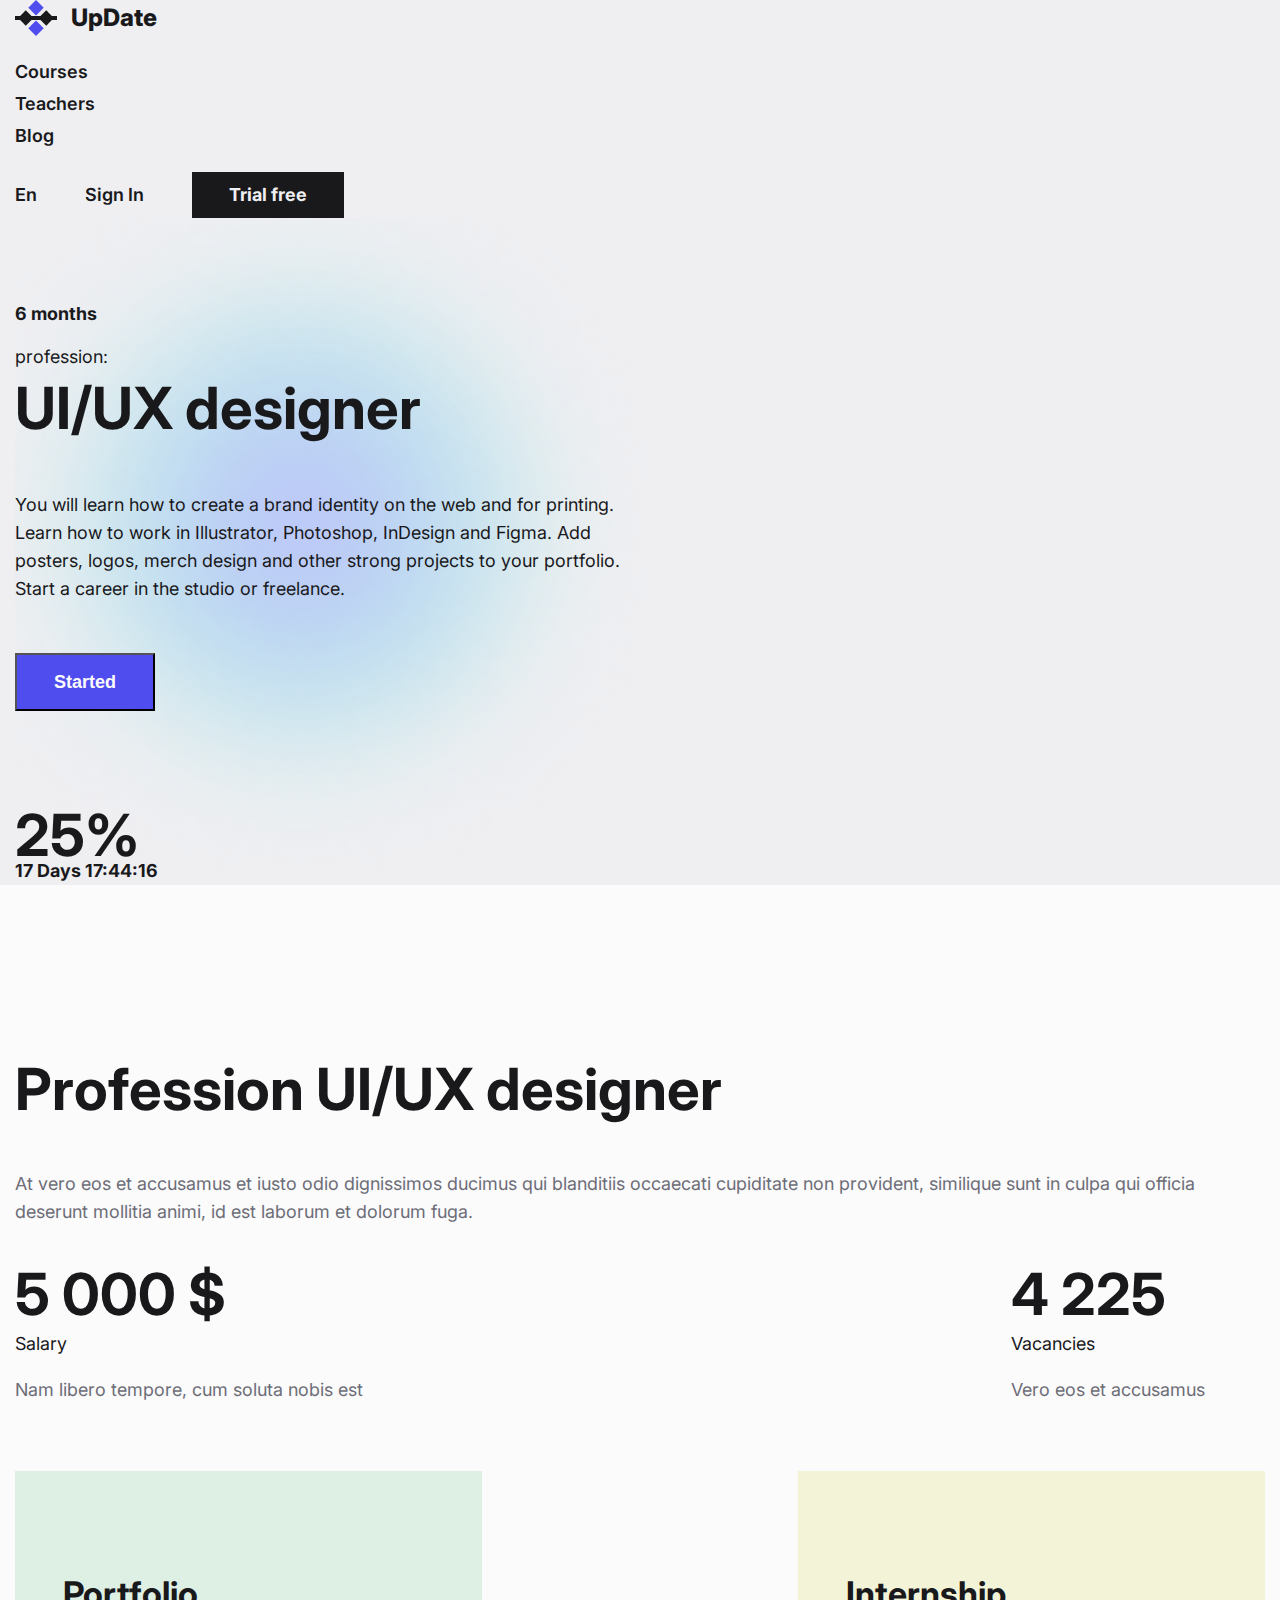
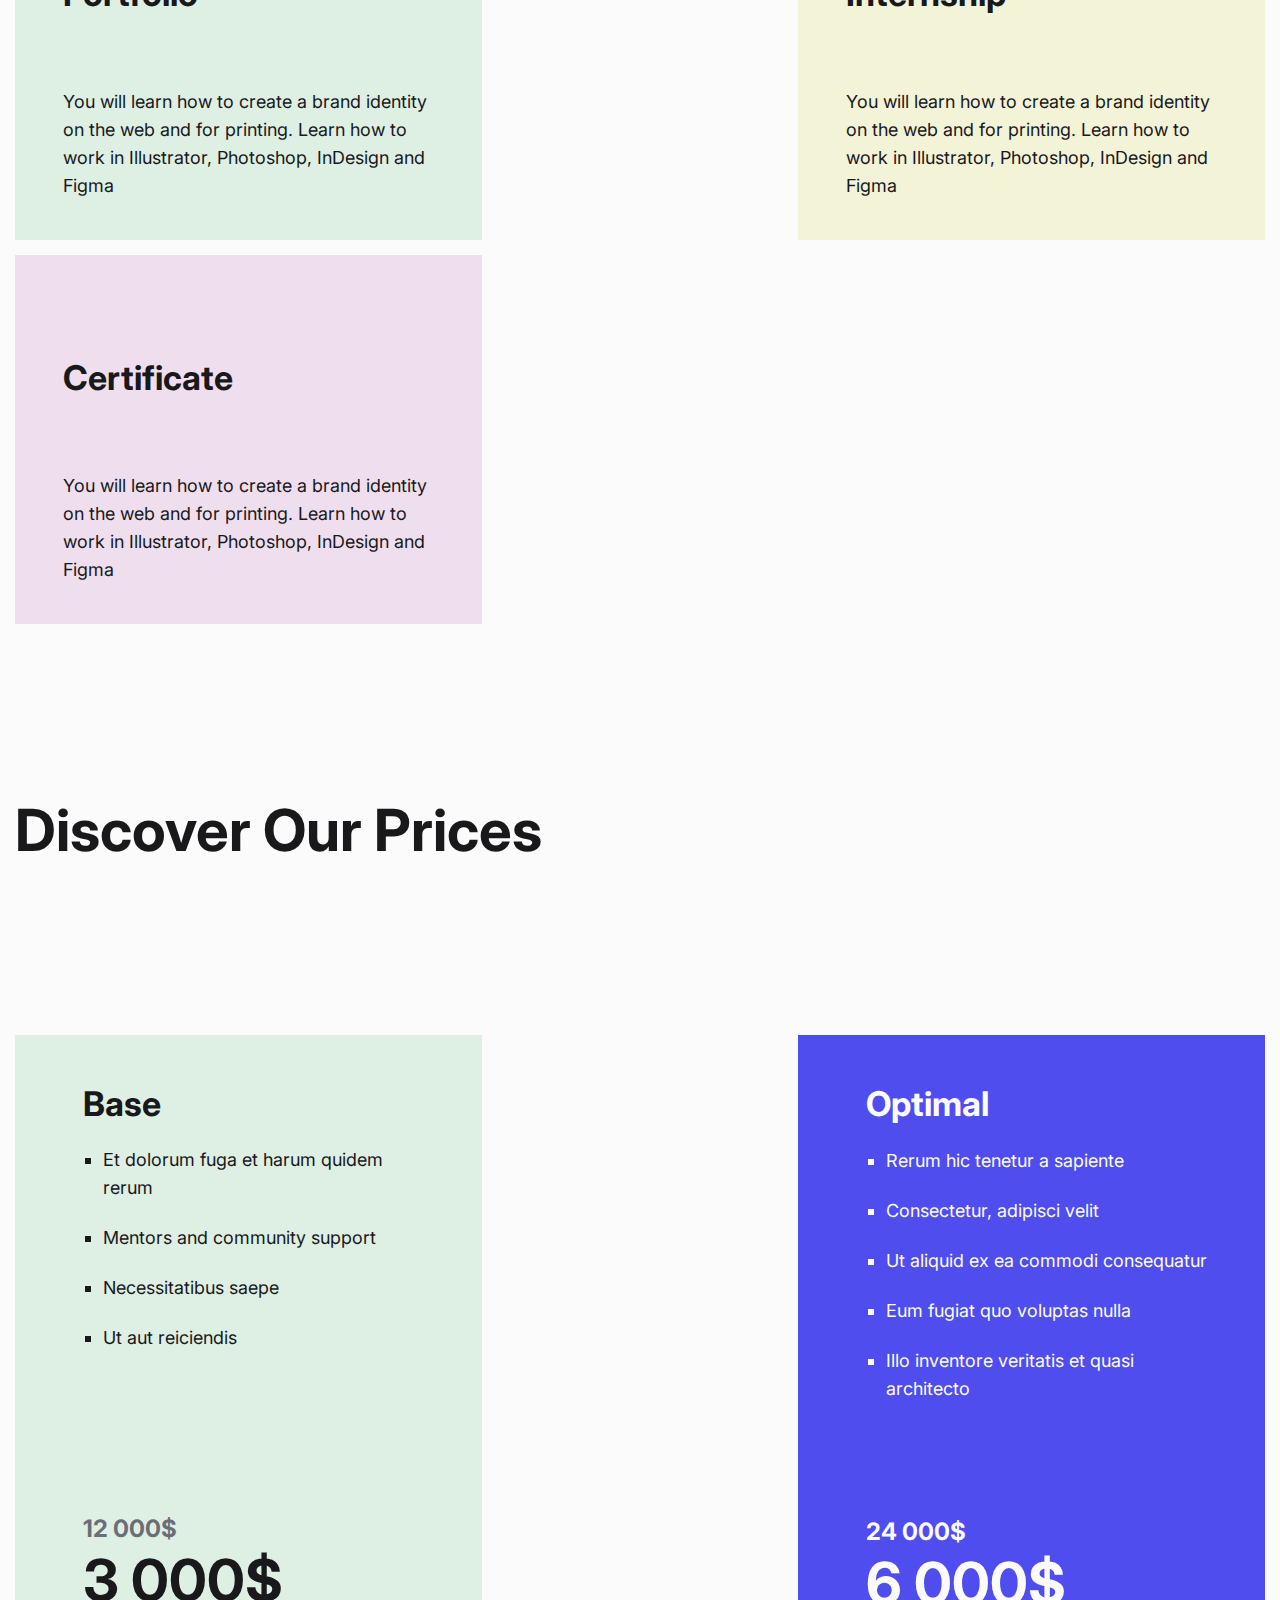
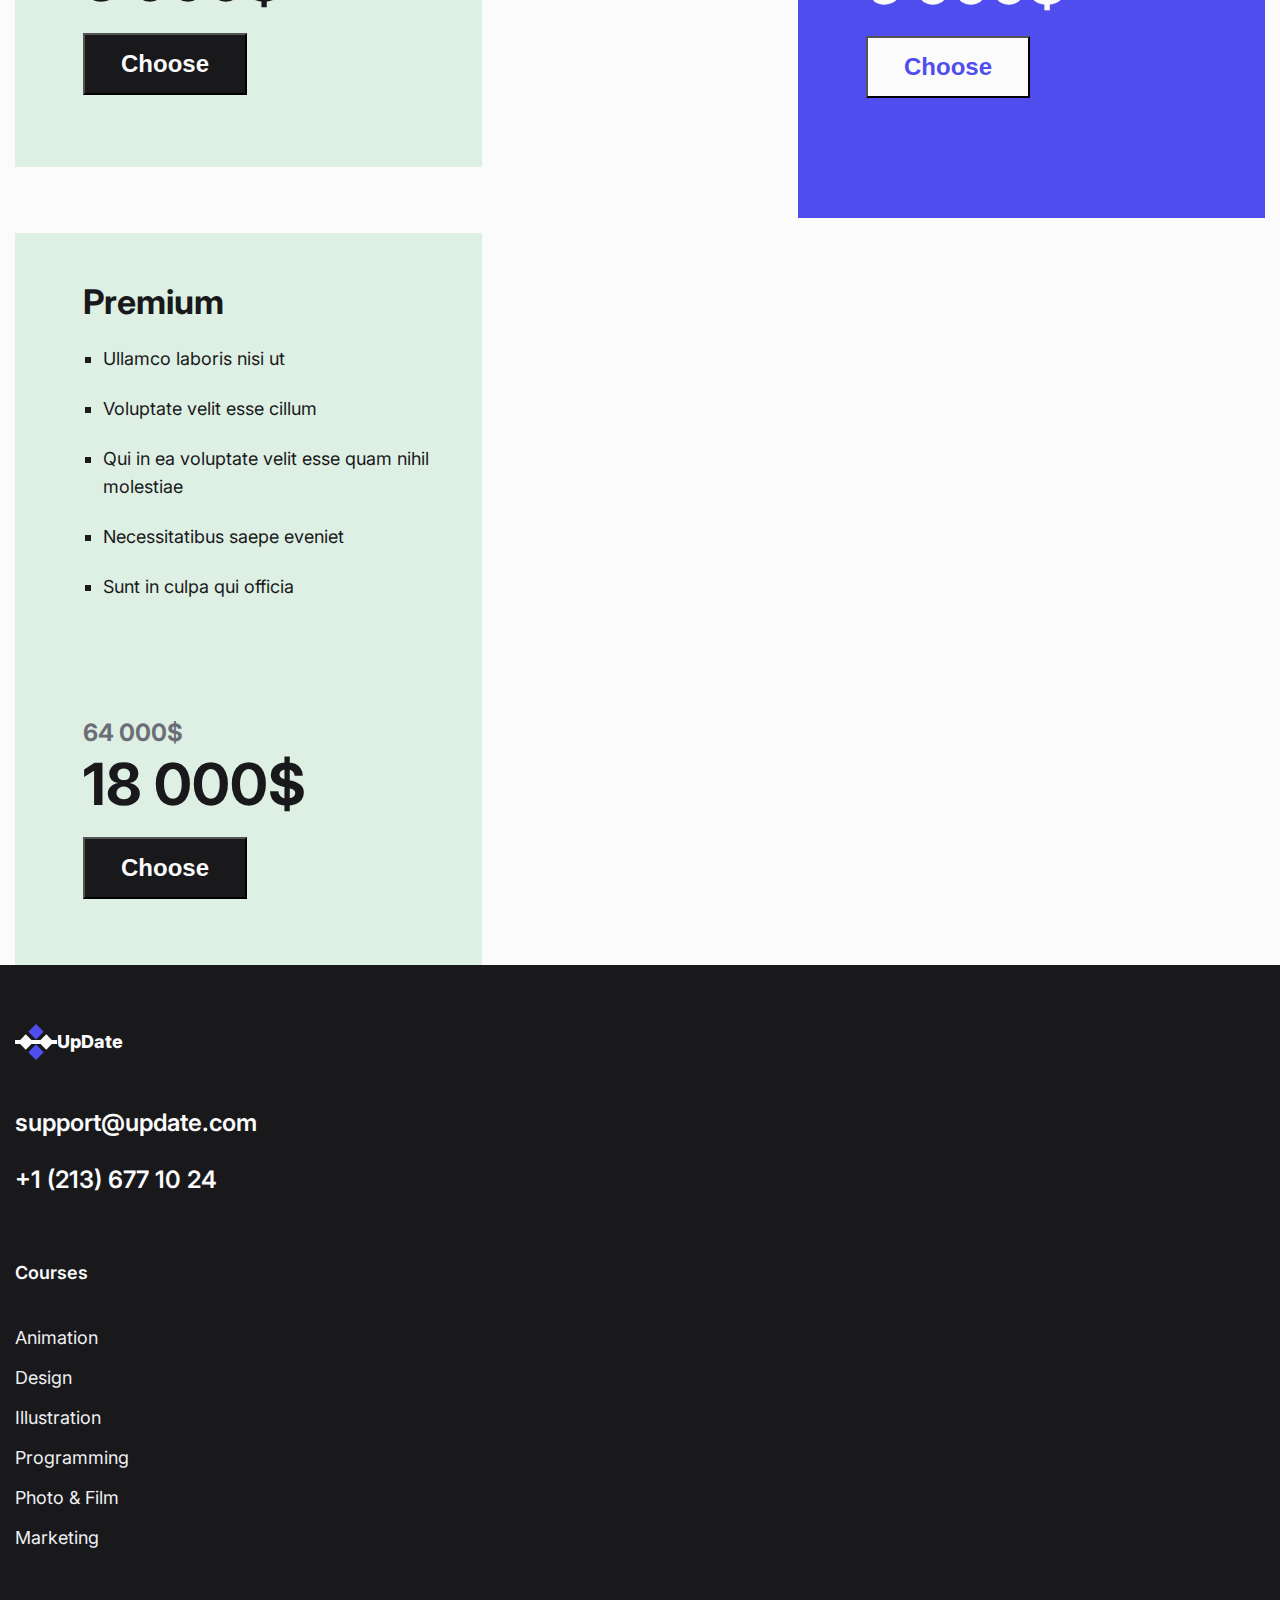
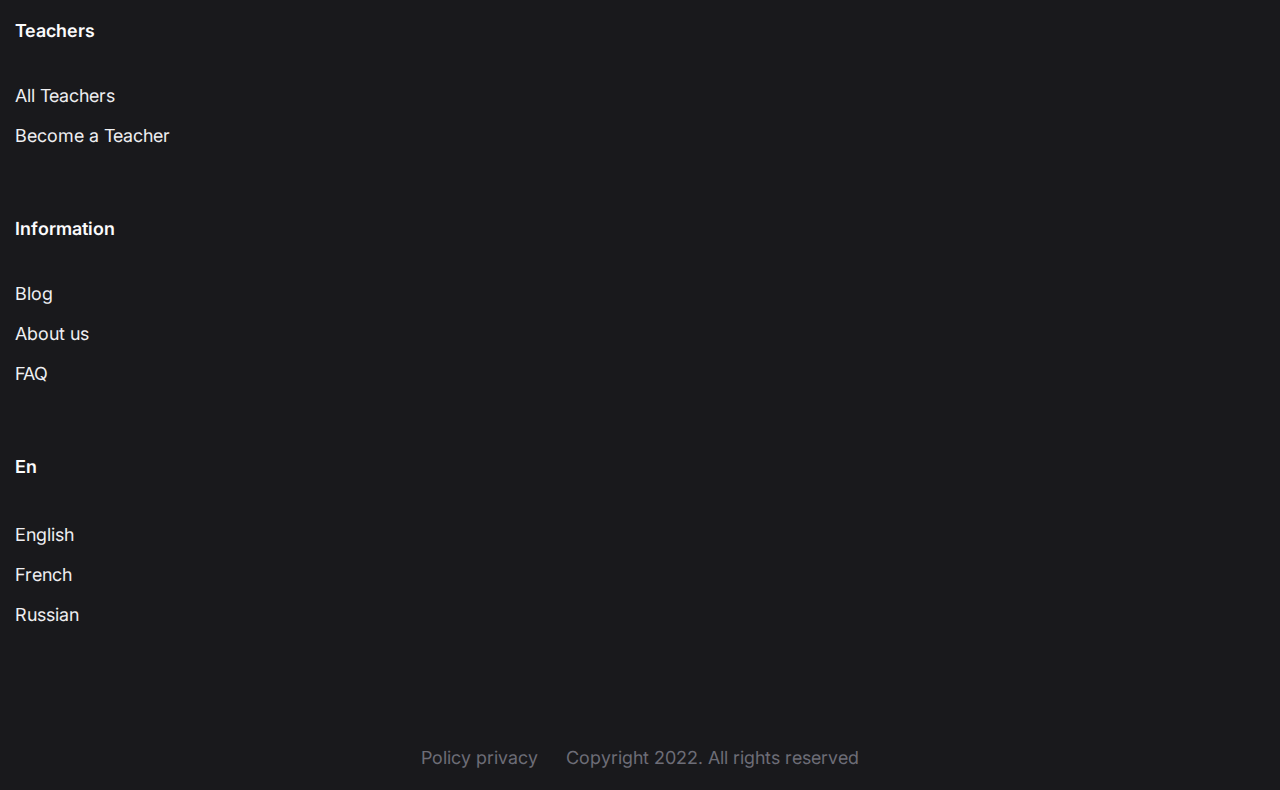
<file: index.html>
<!DOCTYPE html>
<html lang="en">
<head>
  <meta charset="UTF-8">
  <meta name="viewport" content="width=device-width, initial-scale=1.0">
  <link rel="preconnect" href="https://fonts.googleapis.com">
  <link rel="preconnect" href="https://fonts.gstatic.com" crossorigin>
  <link href="https://fonts.googleapis.com/css2?family=Inter:wght@400;600;700;800&display=swap" rel="stylesheet">
  <link rel="stylesheet" href="style/all.css">
  <title>
    Document
  </title>
</head>
<body>
    <header class="conteiner header">
      <div class="header__box">
        <a class="logo" href="index.html">
        <img src="img/logo.png" alt="logo of the company">
        UpDate
        </a>
        <nav class="nav">
          <ul class="nav__list">
            <li class="nav_link">
              <a class="link" href="#">Courses</a>
            </li>
            <li class="nav_link">
              <a class="link" href="#">Teachers</a>
            </li>
            <li class="nav_link">
              <a class="link" href="#">Blog</a>
            </li>
          </ul>
        </nav>
      </div>
      <div class="btn-box">
        <a class="header__link" href="#">
          En
        </a>
        <a class="header__link" href="#">
          Sign In
        </a>
        <a class="header__btn" href="#">
          Trial free
        </a>
      </div>
  </header>
  <main>
    <section class="offer conteiner">
      <div class="offer_holder">
        <p class="offer_duration">
          6 months
        </p>
        <div class="offer-name">
          <p class="offer_name" tabindex="0">
            profession:
          </p>
          <h1 class="offer__title" id="heading" tabindex="0">
            UI/UX designer
          </h1>
        </div>
        <p class="offer__description" tabindex="0">
          You will learn how to create a brand identity on the web and for printing. Learn how to work in Illustrator, Photoshop, InDesign and Figma. Add posters, logos, merch design and other strong projects to your portfolio. Start a career in the studio or freelance.
        </p>
        <button class="button">
          Started
        </button>
        <p class="offer__sale">
          25%
        </p>
        <p class="offer__time">
          <time>
            17 Days 17:44:16
          </time>
        </p>
      </div>
      <div class="offer-list">
        <ul class="offer__list">
          <li class="offer_invision offer__item">
            InVision
          </li>
          <li class="offer_protopie offer__item">
            ProtoPie
          </li>
          <li class="offer_miro offer__item">
            Miro
          </li>
          <li class="offer_photoshop offer__item">
            Photoshop
          </li>
          <li class="offer_figma offer__item">
            Figma
          </li>
          <li class="offer_illustrator offer__item">
            Illustrator
          </li>
        </ul>
      </div>
    </section>
    <section class="Profession conteiner">
      <div class="Profession-1">
        <div class="Profession__text">
          <h2 class="Profession__title" tabindex="0">
            Profession
            UI/UX designer
          </h2>
          <p class="Profession_description" tabindex="0">
            At vero eos et accusamus et iusto odio dignissimos ducimus qui blanditiis  occaecati cupiditate non provident, similique sunt in culpa qui officia deserunt mollitia animi, id est laborum et dolorum fuga.
          </p>
        </div>
        <div class="Profession__counters">
          <div class="Profession__counters-salary">
            <p class="Profession__counters-price">
              5 000 $
            </p>
            <p class="Profession__counters-name">
              Salary
            </p>
            <p class="Profession__counters-salary-text">
              Nam libero tempore, cum soluta nobis est
            </p>
          </div>
        </div>
        <div class="Profession__number">
          <div class="Profession__counters-number">
            <p class="Profession__counters-numbers">
              4 225
            </p>
            <p class="Profession__counters-Vacancies">
              Vacancies
            </p>
            <p class="Profession__counters-Vacancies-text">
              Vero eos et accusamus
            </p>
          </div>
        </div>
      </div>
      <div class="Profession-2">
        <div class="Profession__portfolio">
          <article>
            <h3 class="Profession__portfolio-text-1" tabindex="0">
              Portfolio
            </h3>
            <p class="Profession__portfolio-text-2" tabindex="0">
              You will learn how to create a brand identity on the web and for printing. Learn how to work in Illustrator, Photoshop, InDesign and Figma
            </p>
          </article>
        </div>
        <div class="Profession__Internship">
          <article>
            <h3 class="Profession__Internship-text-1" tabindex="0">
              Internship
            </h3>
            <p class="Profession__Internship-text-2" tabindex="0">
              You will learn how to create a brand identity on the web and for printing. Learn how to work in Illustrator, Photoshop, InDesign and Figma
            </p>
          </article>
        </div>
        <div class="Profession__Certificate">
          <article>
            <h3 class="Profession__Certificate-text-1" tabindex="0">
              Certificate
            </h3>
            <p class="Profession__Certificate-text-2" tabindex="0">
              You will learn how to create a brand identity on the web and for printing. Learn how to work in Illustrator, Photoshop, InDesign and Figma
            </p>
          </article>
        </div>
      </div>
    </section>
    <section class="Discover conteiner">
      <div class="Discover-text">
        <h2 class="Discover-text2" tabindex="0">
          Discover Our Prices
        </h2>
      </div>
      <div class="Discover-offer">
        <div class="Discover__price-base">
          <h3 class="Discover__price-base-name" tabindex="0">
            Base
          </h3>
          <ul class="Discover__price-base-list" tabindex="0">
            <li class="Discover__price-base-text">
              Et dolorum fuga et harum quidem rerum
            </li>
            <li class="Discover__price-base-text">
              Mentors and community support
            </li>
            <li class="Discover__price-base-text">
              Necessitatibus saepe
            </li>
            <li class="Discover__price-base-text">
              Ut aut reiciendis
            </li>
          </ul>
          <p class="Discover__price-base-price">
            12 000$
          </p>
          <h2 class="Discover__price-base-price-discount" tabindex="0">
              3 000$
          </h2>
          <button class="Discover__price-base-btn">
            Choose
          </button>
        </div>
        <div class="Discover__price-optimal">
          <h3 class="Discover__price-optimal-name" tabindex="0">
            Optimal
          </h3>
          <ul class="Discover__price-optimal-list" tabindex="0">
            <li class="Discover__price-optimal-text">
              Rerum hic tenetur a sapiente
            </li>
            <li class="Discover__price-optimal-text">
              Consectetur, adipisci velit
            </li>
            <li class="Discover__price-optimal-text">
              Ut aliquid ex ea commodi consequatur
            </li>
            <li class="Discover__price-optimal-text">
              Eum fugiat quo voluptas nulla
            </li>
            <li class="Discover__price-optimal-text">
              Illo inventore veritatis et quasi architecto
            </li>
          </ul>
          <p class="Discover__price-optimal-price">
            24 000$
          </p>
          <h2 class="Discover__price-optimal-price-discount" tabindex="0">
            6 000$
          </h2>
          <button class="Discover__price-optimal-btn">
            Choose
          </button>
        </div>
        <div class="Discover__price-Premium">
            <h3 class="Discover__price-Premium-name" tabindex="0">
              Premium
            </h3>
            <ul class="Discover__price-Premium-list" tabindex="0">
              <li class="Discover__price-Premium-text">
                Ullamco laboris nisi ut
              </li>
              <li class="Discover__price-Premium-text">
                Voluptate velit esse cillum
              </li>
              <li class="Discover__price-Premium-text">
                Qui in ea voluptate velit esse quam nihil molestiae
              </li>
              <li class="Discover__price-Premium-text">
                Necessitatibus saepe eveniet
              </li>
              <li class="Discover__price-Premium-text">
                Sunt in culpa qui officia
              </li>
            </ul>
            <p class="Discover__price-Premium-price">
              64 000$
            </p>
            <h2 class="Discover__price-Premium-price-discount" tabindex="0">
              18 000$
            </h2>
            <button class="Discover__price-Premium-btn">
              Choose
            </button>
        </div>
      </div>
    </section>
  </main>
  <footer class="conteiner footer">
    <div class="footer1">
      <div class="footer_logo">
        <a class="logo_f" href="index.html">
          <img src="img/logo_footer.png" alt="logo of the company">
          UpDate
        </a>
        <div class="logo_f_text">
        <a class="logo_f_text1" href="mailto:support@update.com">
          support@update.com
        </a>
        <a class="logo_f_text2" href="tel:+12136771024">
          +1 (213) 677 10 24
        </a>
        </div>
      </div>
      <div class="sitemap-courses">
        <h6 class="sitemap__title-courses" tabindex="0">
          Courses
        </h6>
        <ul class="sitemap__list-courses">
          <li>
            <a class="sitemap__list-t-courses" href="#">
              Animation
            </a>
          </li>
          <li>
            <a class="sitemap__list-t-courses" href="#">
              Design
            </a>
          </li>
          <li>
            <a class="sitemap__list-t-courses" href="#">
              Illustration
            </a>
          </li>
          <li>
            <a class="sitemap__list-t-courses" href="#">
              Programming
            </a>
          </li>
          <li>
            <a class="sitemap__list-t-courses" href="#">
              Photo & Film
            </a>
          </li>
          <li>
            <a class="sitemap__list-t-courses" href="#">
              Marketing
            </a>
          </li>
        </ul>
      </div>
      <div class="sitemap-teachers">
        <h6 class="sitemap__title-teachers" tabindex="0">
          Teachers
        </h6>
        <ul class="sitemap__list-teachers">
          <li>
            <a class="sitemap__list-t-teachers" href="#">
              All Teachers
            </a>
          </li>
          <li>
            <a class="sitemap__list-t-teachers" href="#">
              Become a Teacher
            </a>
          </li>
        </ul>
      </div>
      <div class="sitemap-inf">
        <h6 class="sitemap__title-inf" tabindex="0">
          Information
        </h6>
        <ul class="sitemap__list-inf">
          <li>
            <a class="sitemap__list-t-inf" href="#">
              Blog
            </a>
          </li>
          <li>
            <a class="sitemap__list-t-inf" href="#">
              About us
            </a>
          </li>
          <li>
            <a class="sitemap__list-t-inf" href="#">
              FAQ
            </a>
          </li>
        </ul>
      </div>
      <div class="sitemap-lan">
        <h6 class="sitemap__title-lan" tabindex="0">
          En
        </h6>
        <ul class="sitemap__list-lan">
          <li>
            <a class="sitemap__list-t-lan" href="#">
              English
            </a>
          </li>
          <li>
            <a class="sitemap__list-t-lan" href="#">
              French
            </a>
          </li>
          <li>
            <a class="sitemap__list-t-lan" href="#">
              Russian
            </a>
          </li>
        </ul>
      </div>
    </div>
    <div class="Copyright">
      <a class="Copyright-text" href="#">
        Policy privacy
      </a>
      <p tabindex="0">
        Copyright 2022. All rights reserved
      </p>
    </div>
  </footer>
  </body>
</html>
</file>
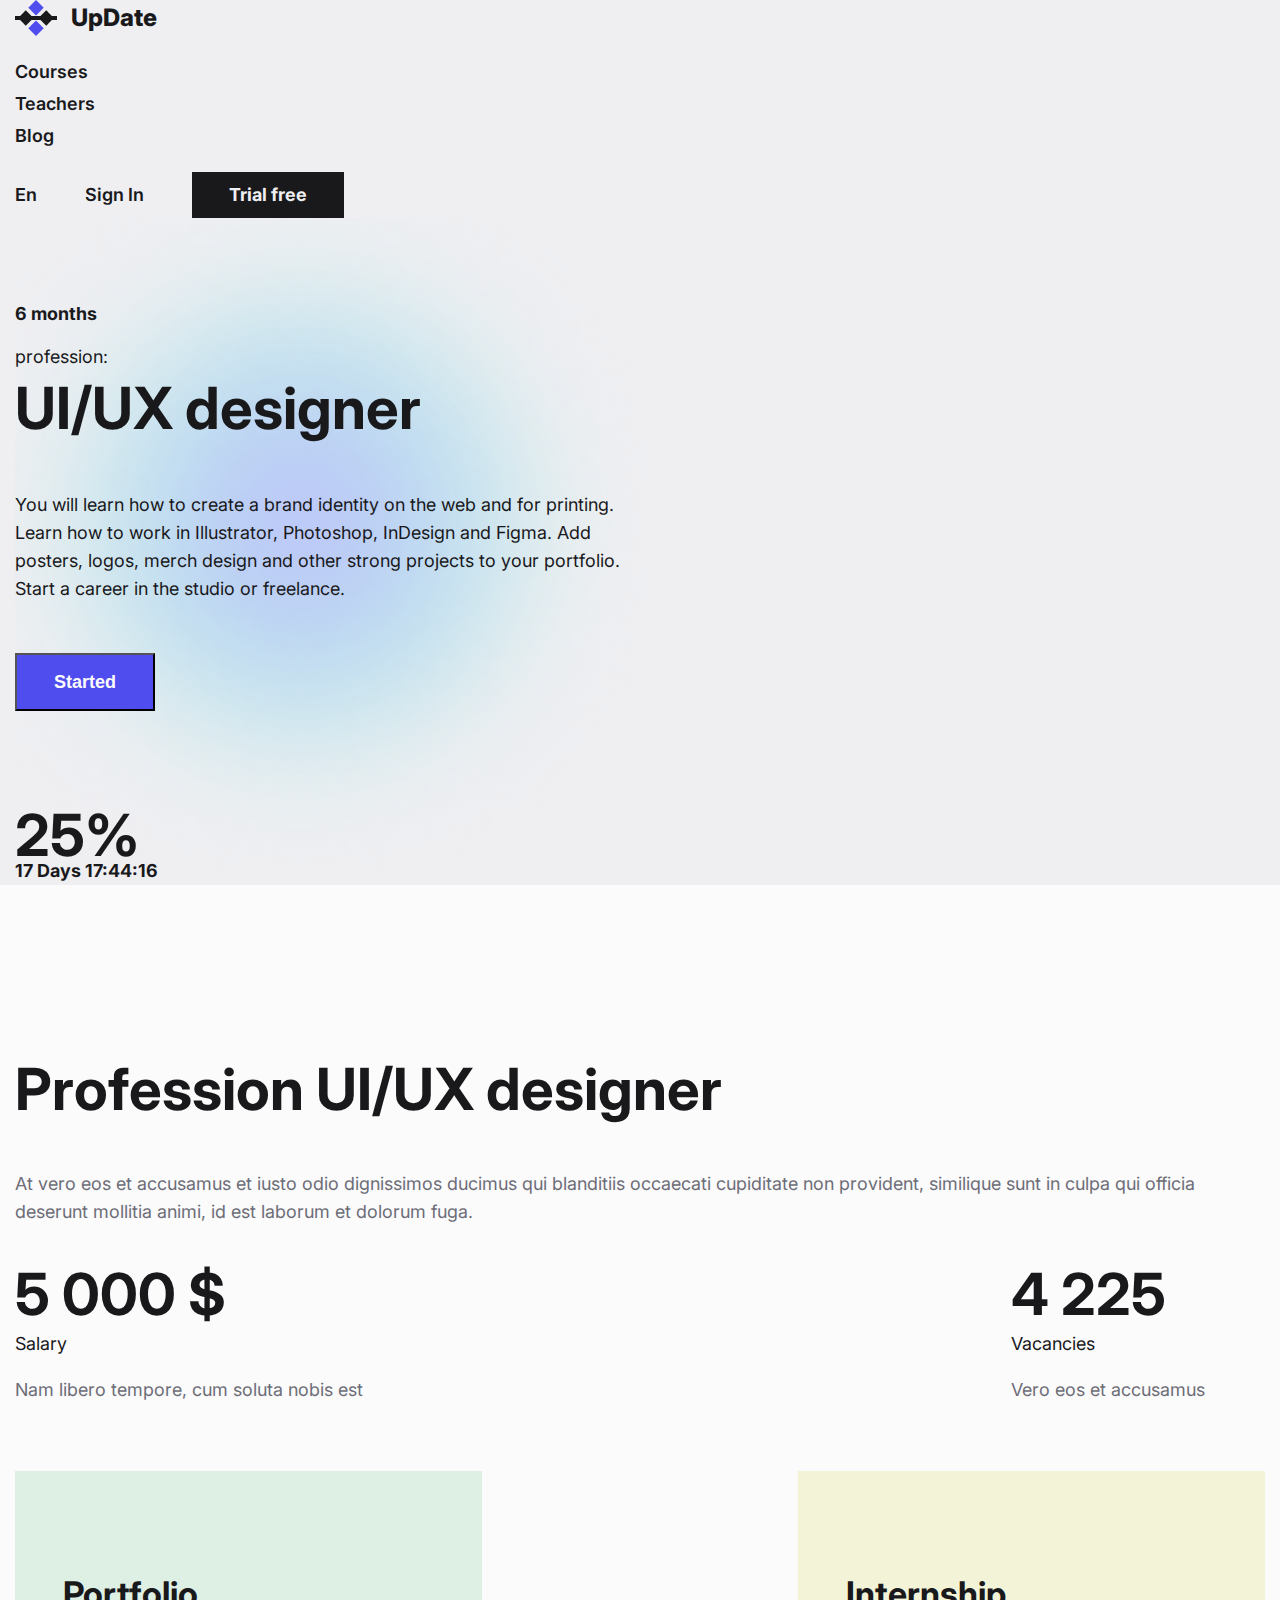
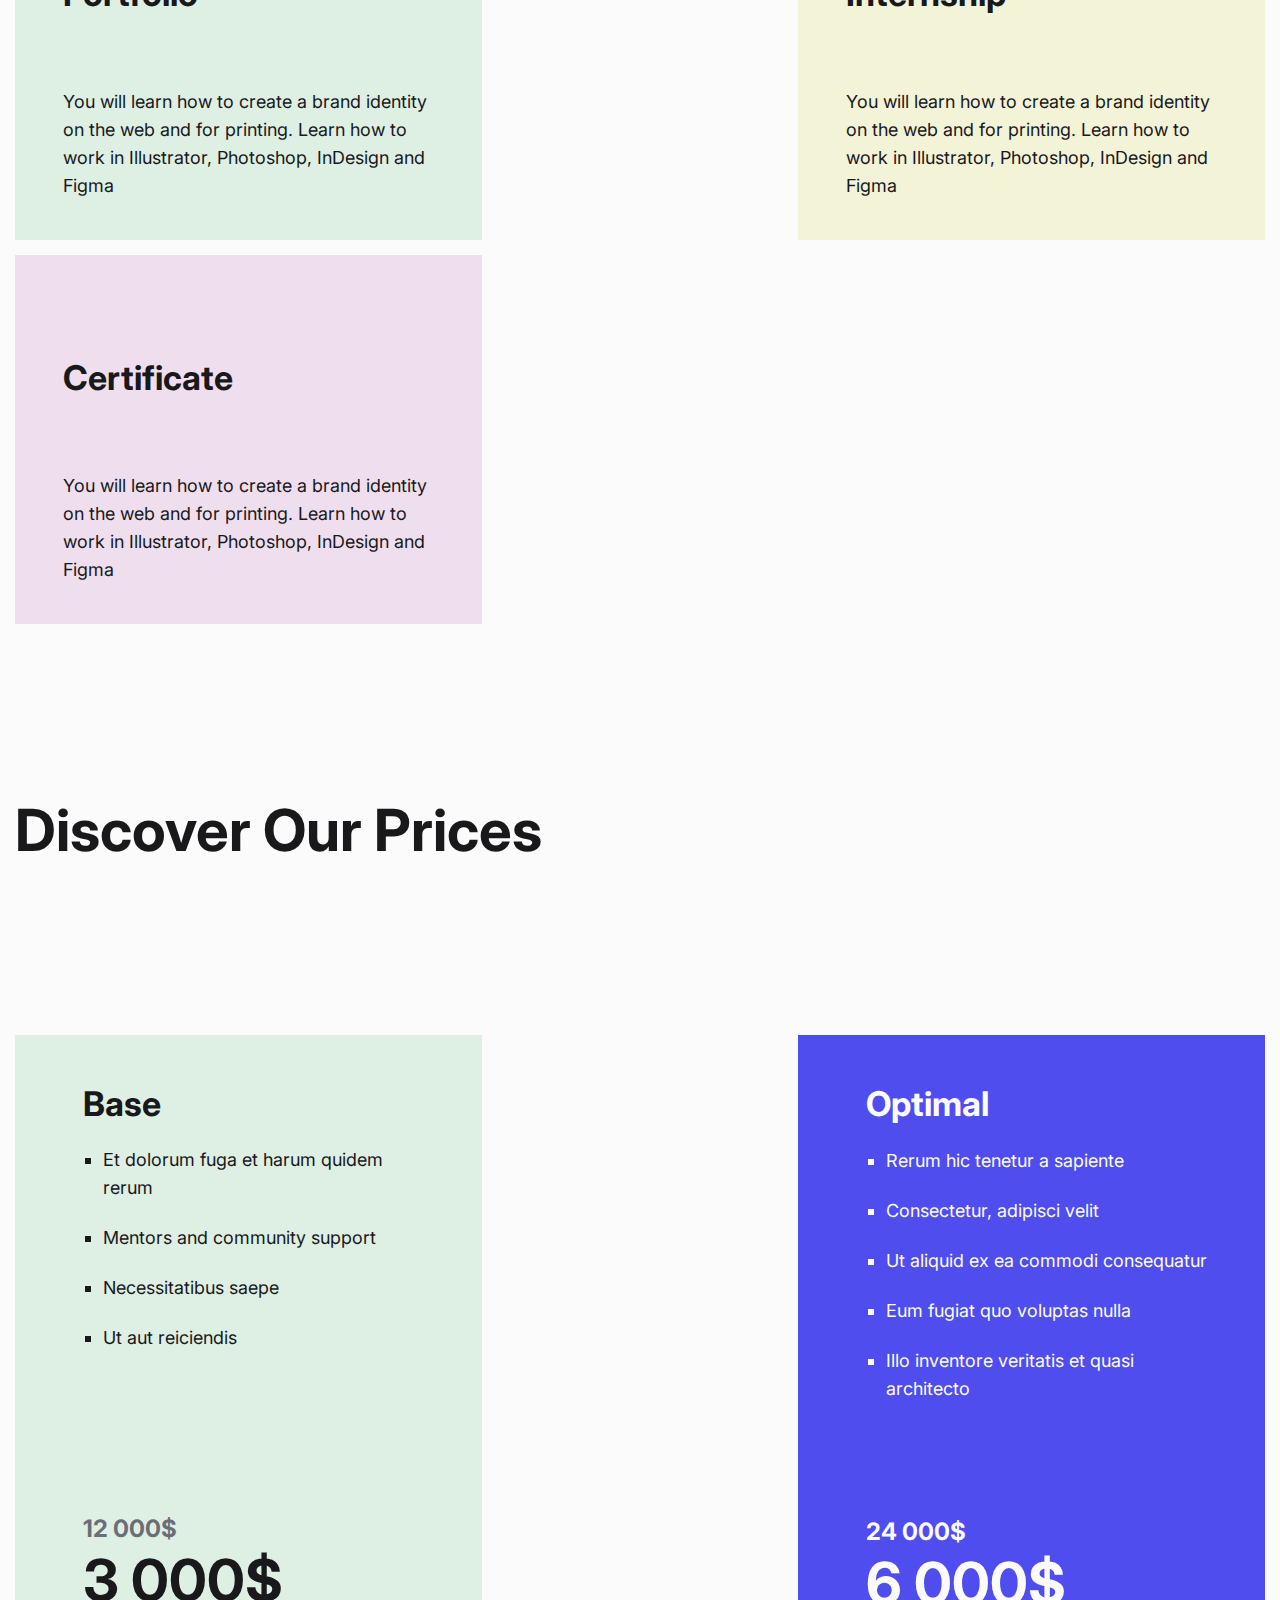
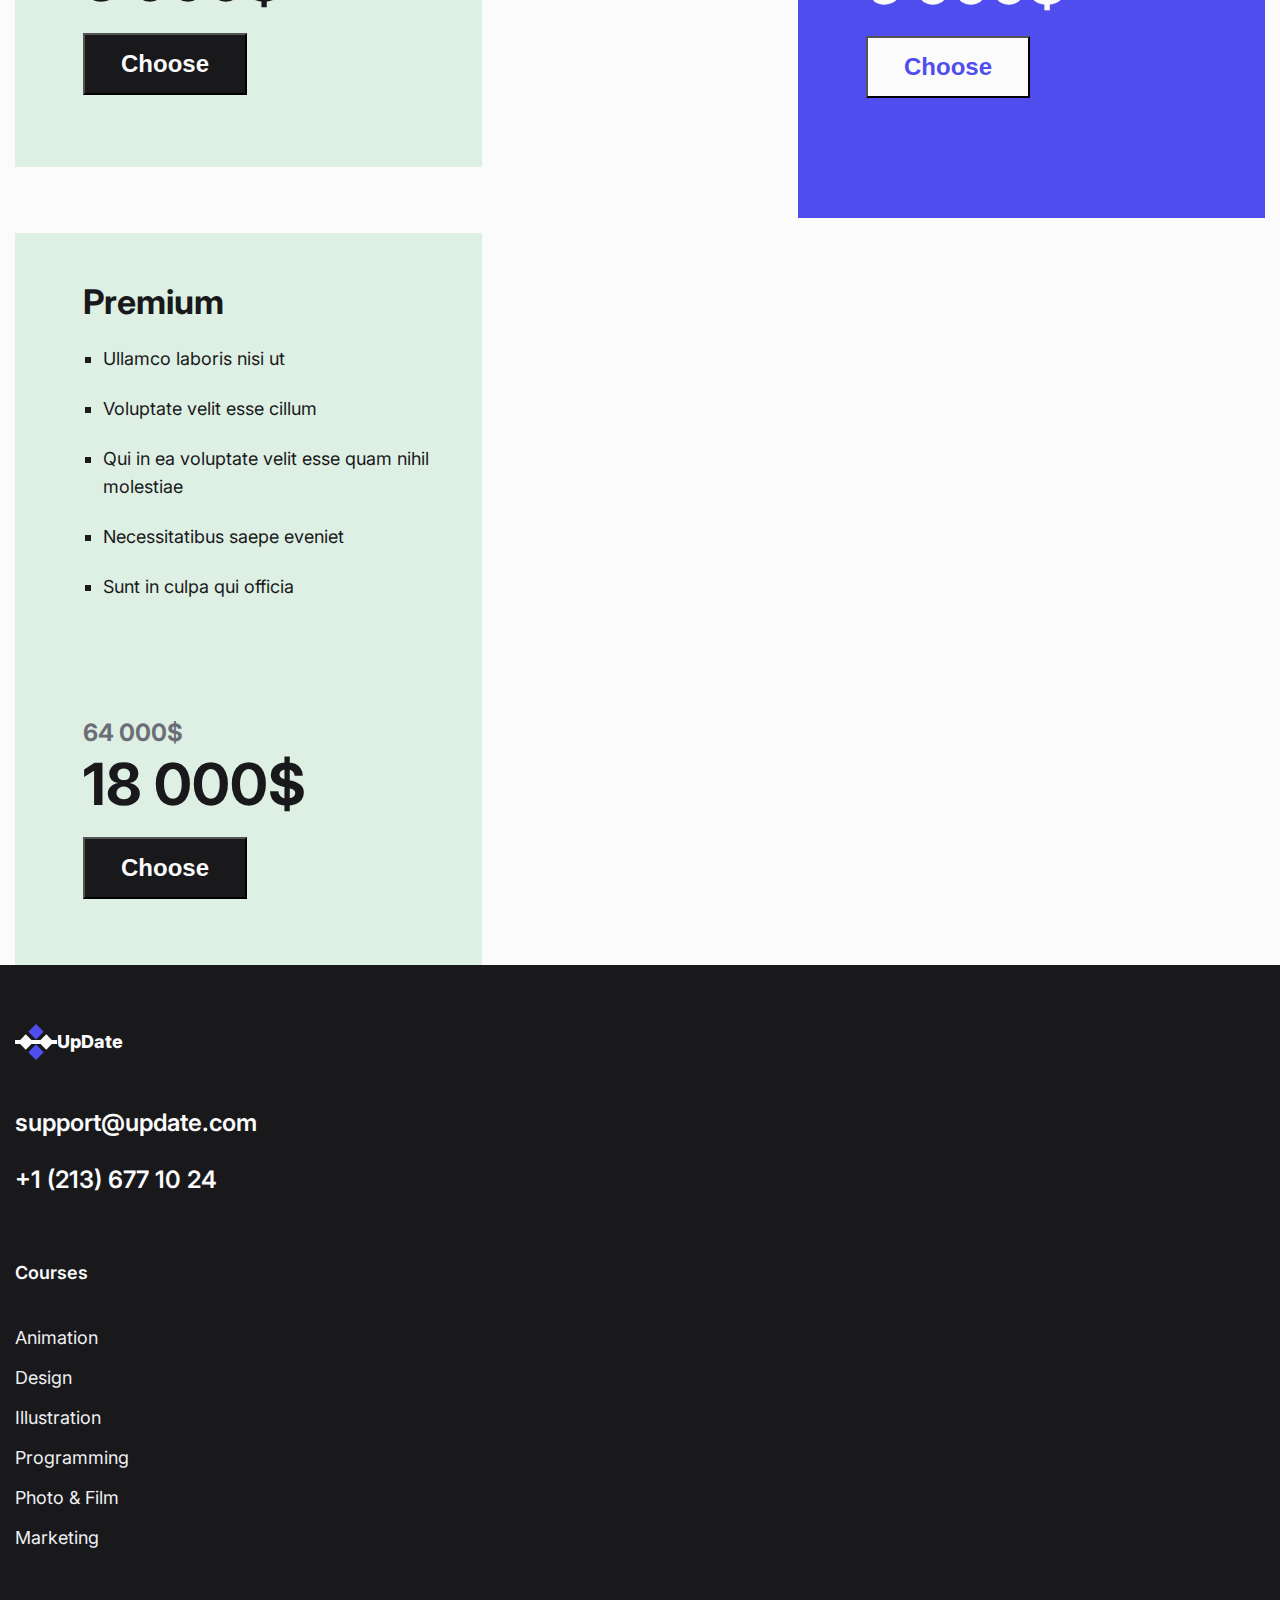
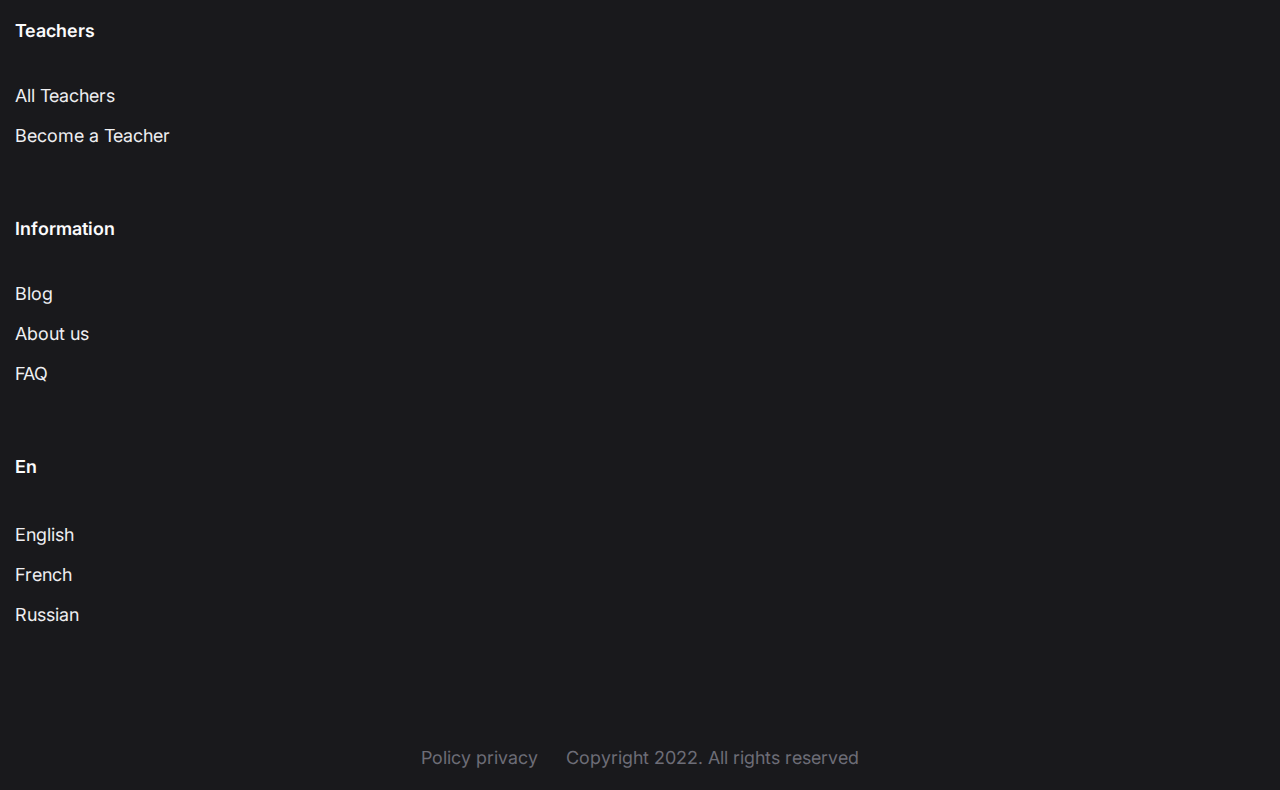
<file: homework.html>
<!DOCTYPE html>
<html lang="en">
<head>
  <meta charset="UTF-8">
  <meta name="viewport" content="width=device-width, initial-scale=1.0">
  <link rel="preconnect" href="https://fonts.googleapis.com">
  <link rel="preconnect" href="https://fonts.gstatic.com" crossorigin>
  <link href="https://fonts.googleapis.com/css2?family=Inter:wght@400;600;700;800&display=swap" rel="stylesheet">
  <link rel="stylesheet" href="style/all.css">
  <title>
    Document
  </title>
</head>
<body>
    <header class="conteiner header">
      <div class="header__box">
        <a class="logo" href="homework.html">
        <img src="img/logo.png" alt="logo of the company">
        UpDate
        </a>
        <nav class="nav">
          <ul class="nav__list">
            <li class="nav_link">
              <a class="link" href="#">Courses</a>
            </li>
            <li class="nav_link">
              <a class="link" href="#">Teachers</a>
            </li>
            <li class="nav_link">
              <a class="link" href="#">Blog</a>
            </li>
          </ul>
        </nav>
      </div>
      <div class="btn-box">
        <a class="header__link" href="#">
          En
        </a>
        <a class="header__link" href="#">
          Sign In
        </a>
        <a class="header__btn" href="#">
          Trial free
        </a>
      </div>
  </header>
  <main>
    <section class="offer conteiner">
      <div class="offer_holder">
        <p class="offer_duration">
          6 months
        </p>
        <div class="offer-name">
          <p class="offer_name" tabindex="0">
            profession:
          </p>
          <h1 class="offer__title" id="heading" tabindex="0">
            UI/UX designer
          </h1>
        </div>
        <p class="offer__description" tabindex="0">
          You will learn how to create a brand identity on the web and for printing. Learn how to work in Illustrator, Photoshop, InDesign and Figma. Add posters, logos, merch design and other strong projects to your portfolio. Start a career in the studio or freelance.
        </p>
        <button class="button">
          Started
        </button>
        <p class="offer__sale">
          25%
        </p>
        <p class="offer__time">
          <time>
            17 Days 17:44:16
          </time>
        </p>
      </div>
      <div class="offer-list">
        <ul class="offer__list">
          <li class="offer_invision offer__item">
            InVision
          </li>
          <li class="offer_protopie offer__item">
            ProtoPie
          </li>
          <li class="offer_miro offer__item">
            Miro
          </li>
          <li class="offer_photoshop offer__item">
            Photoshop
          </li>
          <li class="offer_figma offer__item">
            Figma
          </li>
          <li class="offer_illustrator offer__item">
            Illustrator
          </li>
        </ul>
      </div>
    </section>
    <section class="Profession conteiner">
      <div class="Profession-1">
        <div class="Profession__text">
          <h2 class="Profession__title" tabindex="0">
            Profession
            UI/UX designer
          </h2>
          <p class="Profession_description" tabindex="0">
            At vero eos et accusamus et iusto odio dignissimos ducimus qui blanditiis  occaecati cupiditate non provident, similique sunt in culpa qui officia deserunt mollitia animi, id est laborum et dolorum fuga.
          </p>
        </div>
        <div class="Profession__counters">
          <div class="Profession__counters-salary">
            <p class="Profession__counters-price">
              5 000 $
            </p>
            <p class="Profession__counters-name">
              Salary
            </p>
            <p class="Profession__counters-salary-text">
              Nam libero tempore, cum soluta nobis est
            </p>
          </div>
        </div>
        <div class="Profession__number">
          <div class="Profession__counters-number">
            <p class="Profession__counters-numbers">
              4 225
            </p>
            <p class="Profession__counters-Vacancies">
              Vacancies
            </p>
            <p class="Profession__counters-Vacancies-text">
              Vero eos et accusamus
            </p>
          </div>
        </div>
      </div>
      <div class="Profession-2">
        <div class="Profession__portfolio">
          <article>
            <h3 class="Profession__portfolio-text-1" tabindex="0">
              Portfolio
            </h3>
            <p class="Profession__portfolio-text-2" tabindex="0">
              You will learn how to create a brand identity on the web and for printing. Learn how to work in Illustrator, Photoshop, InDesign and Figma
            </p>
          </article>
        </div>
        <div class="Profession__Internship">
          <article>
            <h3 class="Profession__Internship-text-1" tabindex="0">
              Internship
            </h3>
            <p class="Profession__Internship-text-2" tabindex="0">
              You will learn how to create a brand identity on the web and for printing. Learn how to work in Illustrator, Photoshop, InDesign and Figma
            </p>
          </article>
        </div>
        <div class="Profession__Certificate">
          <article>
            <h3 class="Profession__Certificate-text-1" tabindex="0">
              Certificate
            </h3>
            <p class="Profession__Certificate-text-2" tabindex="0">
              You will learn how to create a brand identity on the web and for printing. Learn how to work in Illustrator, Photoshop, InDesign and Figma
            </p>
          </article>
        </div>
      </div>
    </section>
    <section class="Discover conteiner">
      <div class="Discover-text">
        <h2 class="Discover-text2" tabindex="0">
          Discover Our Prices
        </h2>
      </div>
      <div class="Discover-offer">
        <div class="Discover__price-base">
          <h3 class="Discover__price-base-name" tabindex="0">
            Base
          </h3>
          <ul class="Discover__price-base-list" tabindex="0">
            <li class="Discover__price-base-text">
              Et dolorum fuga et harum quidem rerum
            </li>
            <li class="Discover__price-base-text">
              Mentors and community support
            </li>
            <li class="Discover__price-base-text">
              Necessitatibus saepe
            </li>
            <li class="Discover__price-base-text">
              Ut aut reiciendis
            </li>
          </ul>
          <p class="Discover__price-base-price">
            12 000$
          </p>
          <h2 class="Discover__price-base-price-discount" tabindex="0">
              3 000$
          </h2>
          <button class="Discover__price-base-btn">
            Choose
          </button>
        </div>
        <div class="Discover__price-optimal">
          <h3 class="Discover__price-optimal-name" tabindex="0">
            Optimal
          </h3>
          <ul class="Discover__price-optimal-list" tabindex="0">
            <li class="Discover__price-optimal-text">
              Rerum hic tenetur a sapiente
            </li>
            <li class="Discover__price-optimal-text">
              Consectetur, adipisci velit
            </li>
            <li class="Discover__price-optimal-text">
              Ut aliquid ex ea commodi consequatur
            </li>
            <li class="Discover__price-optimal-text">
              Eum fugiat quo voluptas nulla
            </li>
            <li class="Discover__price-optimal-text">
              Illo inventore veritatis et quasi architecto
            </li>
          </ul>
          <p class="Discover__price-optimal-price">
            24 000$
          </p>
          <h2 class="Discover__price-optimal-price-discount" tabindex="0">
            6 000$
          </h2>
          <button class="Discover__price-optimal-btn">
            Choose
          </button>
        </div>
        <div class="Discover__price-Premium">
            <h3 class="Discover__price-Premium-name" tabindex="0">
              Premium
            </h3>
            <ul class="Discover__price-Premium-list" tabindex="0">
              <li class="Discover__price-Premium-text">
                Ullamco laboris nisi ut
              </li>
              <li class="Discover__price-Premium-text">
                Voluptate velit esse cillum
              </li>
              <li class="Discover__price-Premium-text">
                Qui in ea voluptate velit esse quam nihil molestiae
              </li>
              <li class="Discover__price-Premium-text">
                Necessitatibus saepe eveniet
              </li>
              <li class="Discover__price-Premium-text">
                Sunt in culpa qui officia
              </li>
            </ul>
            <p class="Discover__price-Premium-price">
              64 000$
            </p>
            <h2 class="Discover__price-Premium-price-discount" tabindex="0">
              18 000$
            </h2>
            <button class="Discover__price-Premium-btn">
              Choose
            </button>
        </div>
      </div>
    </section>
  </main>
  <footer class="conteiner footer">
    <div class="footer1">
      <div class="footer_logo">
        <a class="logo_f" href="homework.html">
          <img src="img/logo_footer.png" alt="logo of the company">
          UpDate
        </a>
        <div class="logo_f_text">
        <a class="logo_f_text1" href="mailto:support@update.com">
          support@update.com
        </a>
        <a class="logo_f_text2" href="tel:+12136771024">
          +1 (213) 677 10 24
        </a>
        </div>
      </div>
      <div class="sitemap-courses">
        <h6 class="sitemap__title-courses" tabindex="0">
          Courses
        </h6>
        <ul class="sitemap__list-courses">
          <li>
            <a class="sitemap__list-t-courses" href="#">
              Animation
            </a>
          </li>
          <li>
            <a class="sitemap__list-t-courses" href="#">
              Design
            </a>
          </li>
          <li>
            <a class="sitemap__list-t-courses" href="#">
              Illustration
            </a>
          </li>
          <li>
            <a class="sitemap__list-t-courses" href="#">
              Programming
            </a>
          </li>
          <li>
            <a class="sitemap__list-t-courses" href="#">
              Photo & Film
            </a>
          </li>
          <li>
            <a class="sitemap__list-t-courses" href="#">
              Marketing
            </a>
          </li>
        </ul>
      </div>
      <div class="sitemap-teachers">
        <h6 class="sitemap__title-teachers" tabindex="0">
          Teachers
        </h6>
        <ul class="sitemap__list-teachers">
          <li>
            <a class="sitemap__list-t-teachers" href="#">
              All Teachers
            </a>
          </li>
          <li>
            <a class="sitemap__list-t-teachers" href="#">
              Become a Teacher
            </a>
          </li>
        </ul>
      </div>
      <div class="sitemap-inf">
        <h6 class="sitemap__title-inf" tabindex="0">
          Information
        </h6>
        <ul class="sitemap__list-inf">
          <li>
            <a class="sitemap__list-t-inf" href="#">
              Blog
            </a>
          </li>
          <li>
            <a class="sitemap__list-t-inf" href="#">
              About us
            </a>
          </li>
          <li>
            <a class="sitemap__list-t-inf" href="#">
              FAQ
            </a>
          </li>
        </ul>
      </div>
      <div class="sitemap-lan">
        <h6 class="sitemap__title-lan" tabindex="0">
          En
        </h6>
        <ul class="sitemap__list-lan">
          <li>
            <a class="sitemap__list-t-lan" href="#">
              English
            </a>
          </li>
          <li>
            <a class="sitemap__list-t-lan" href="#">
              French
            </a>
          </li>
          <li>
            <a class="sitemap__list-t-lan" href="#">
              Russian
            </a>
          </li>
        </ul>
      </div>
    </div>
    <div class="Copyright">
      <a class="Copyright-text" href="#">
        Policy privacy
      </a>
      <p tabindex="0">
        Copyright 2022. All rights reserved
      </p>
    </div>
  </footer>
  </body>
</html>
</file>
<file: style/all.css>
body{
  background: #EFEFF2;
  margin: 0;
  color: #19191C;
  font: 400 18px/28px Inter, sans-serif;
}
  .conteiner{
    width: 1440px;
    margin: 0 auto;
    
  }
  .header{
    display: flex;
    padding: 36px 0 0;
    justify-content: space-between;
  }
  .header__box{
    display: flex;
    align-items: center;
    gap: 68px;
    text-decoration: none;
  }
  .nav__list{
    display: flex;
    list-style: none;
    gap: 48px;
    padding: 0;
    margin: 0;
    font-size: 18px;
    line-height: 22px;
    font-weight: 600;
  }
  .link{
    color: #19191C;
    font-size: 18px;
    line-height: 22px;
    font-weight: 600;
    text-decoration: none;
  }
  .btn-box{
    display: flex;
    gap: 48px;
    align-items: center;
  }
  .logo{
    font-weight: 800;
    font-size: 24px;
    line-height: 30px;
    display: flex;
    align-items: center;
    gap: 14px;
    color: #19191C;
    text-decoration: none;
  }
  .header__link{
    color: #19191C;
    font-size: 18px;
    line-height: 22px;
    font-weight: 600;
    text-decoration: none;
  }
  .header__btn{
    background: #19191C;
    color: #EFEFF2;
    padding: 12px 37px;
    text-decoration: none;
    font-size: 18px;
    line-height: 22px;
    font-weight: 700;
  }
  .offer{
    display: flex;
    justify-content: space-between;
    align-items:flex-start;
    padding: 0 0 230px;
    background-image:url(../img/busines-women.png),  url(../img/Rectangle_busines-women.png); 
    background-repeat: no-repeat, no-repeat;
    background-position: 100% 100%, 85% 100%;
    padding-left: 240px;
    padding-right: 240px;
  }
  .offer_holder{
    background-image: url(../img/Ellipse_left.png);
    background-repeat: no-repeat;
    background-position: 100% 100%;
    padding-top: 167px;
    width: 648px;
  }
  .offer_duration{
    color: #19191C;
    font-size: 18px;
    line-height: 22px;
    font-weight: 700;
  }
  .offer-name{
    padding-top: 40px;
  }
  .offer_name{
    color: #19191C;
    font-size: 18px;
    line-height: 28px;
    font-weight: 400;
    margin: 0;
  }
  .offer__title{
    color: #19191C;
    font-size: 58px;
    line-height: 70px;
    font-weight: 700;
    padding-top: 2px;
    margin: 0;
  }
  .offer__description{
    color: #19191C;
    font-size: 18px;
    line-height: 28px;
    font-weight: 400;
    padding-top: 48px;
    margin: 0;
  }
  .button{
    background-color: #504DEE;
    color: #FBFBFC;
    padding: 16px 37px;
    text-decoration: none;
    font-size: 18px;
    line-height: 22px;
    font-weight: 700;
    margin: 50px 0 110px;
  }
  .offer__sale{
    color: #19191C;
    font-size: 58px;
    line-height: 70x;
    font-weight: 700; 
    margin: 0;
  }
  .offer__time{
    color: #19191C;
    font-size: 18px;
    line-height: 22x;
    font-weight: 700; 
    margin: 8px 0 0;
  }
  .offer__list{
    list-style: none;
    padding: 0;
    margin: 0; 
    flex-grow: 1;
    position: relative;
  }
  .offer__item{
    position: absolute;
    border: 2px solid #19191C;
    padding: 16px 36px;
    font-weight: 700;
    font-size: 18px;
    line-height: 22px;
  }
  .offer_invision{
    top: 232px;
    left: -132px;
  }
  .offer_protopie{
    top: 166px;
    left: -359px;
  }
  .offer_miro{
    top: 240px;
    left: -588px;
  }
  .offer_photoshop{
    top: 422px;
    left: -624px;
  }
  .offer_figma{
    top: 559px;
    left: -792px;
  }
  .offer_illustrator{
    top: 736px;
    left: -756px;
  }
  .Profession{
    background-color:#FBFBFC;
    height: 917px;
    padding-left: 240px;
    padding-right: 240px;
  }
  .Profession-1{
    display: flex;
    justify-content: space-between;
    padding-top: 169px;
  }
  .Profession__text{
    width: 588px;
    height: 140px;
  }
  .Profession__title{
    color: #19191C;
    font-size: 58px;
    line-height: 70px;
    font-weight: 700; 
    padding: 0;
    margin: 0;
    width: 450px;
  }
  .Profession_description{
    width: 588px;
    height: 84px;
    color: #6D6D77;
    font-size: 18px;
    line-height: 28px;
    font-weight: 400;
    padding-top: 28px;
  }
  .Profession__counters{
    width: 254px;
    height: 162px;
  }
  .Profession__counters-price{
    color: #19191C;
    font-size: 58px;
    line-height: 71px;
    font-weight: 700;
    margin: 0;
    padding: 0;
  }
  .Profession__counters-name{
    color: #19191C;
    font-size: 18px;
    line-height: 28px;
    font-weight: 400;
    margin: 0;
    padding: 0;
  }
  .Profession__counters-salary-text{
    color: #6D6D77;
    font-size: 18px;
    line-height: 28px;
    font-weight: 400;
    padding-top: 39px;
    width: 354px;
  }
  .Profession__counters-number{
    width: 254px;
    height: 162px;
  }
  .Profession__counters-numbers{
    color: #19191C;
    font-size: 58px;
    line-height: 71px;
    font-weight: 700;
    margin: 0;
    padding: 0;
  }
  .Profession__counters-Vacancies{
    color: #19191C;
    font-size: 18px;
    line-height: 28px;
    font-weight: 400;
    margin: 0;
    padding: 0;
  }
  .Profession__counters-Vacancies-text{
    color: #6D6D77;
    font-size: 18px;
    line-height: 28px;
    font-weight: 400;
    padding-top: 39px;
  }
  .Profession-2{
    display: flex;
    justify-content: space-between;
    padding-top: 200px;
  }
  .Profession__portfolio{
    background-color: #DEEFE4;
    width: 467px;
    height: 369px;
  }
  .Profession__portfolio-text-1{
    color: #19191C;
    font-size: 34px;
    line-height: 41px;
    font-weight: 700;
    padding-top: 68px;
    padding-left: 48px;
  }
  .Profession__portfolio-text-2{
    color: #19191C;
    font-size: 18px;
    line-height: 28px;
    font-weight: 400;
    padding-top: 40px;
    padding-left: 48px;
    padding-right: 51px;
  }
  .Profession__Internship{
    background-color:#F3F3D7;
    width: 467px;
    height: 369px;
  }
  .Profession__Internship-text-1{
    color: #19191C;
    font-size: 34px;
    line-height: 41px;
    font-weight: 700;
    padding-top: 68px;
    padding-left: 48px;
  }
  .Profession__Internship-text-2{
    color: #19191C;
    font-size: 18px;
    line-height: 28px;
    font-weight: 400;
    padding-top: 40px;
    padding-left: 48px;
    padding-right: 51px;
  }
  .Profession__Certificate{
    background-color: #EFDEEE;
    width: 467px;
    height: 369px;
  }
  .Profession__Certificate-text-1{
    color: #19191C;
    font-size: 34px;
    line-height: 41px;
    font-weight: 700;
    padding-top: 68px;
    padding-left: 48px;
  }
  .Profession__Certificate-text-2{
    color: #19191C;
    font-size: 18px;
    line-height: 28px;
    font-weight: 400;
    padding-top: 40px;
    padding-left: 48px;
    padding-right: 51px;
  }
.Discover{
  background-color:#FBFBFC;
  height: 1311px;
  padding-left: 240px;
  padding-right: 240px;
}
.Discover-text{
  display: flex;
  justify-content: flex-start;
  padding-top: 171px;
  width: 500px;
  height: 140px;
}
.Discover-text2{
  color: #19191C;
  font-size: 58px;
  line-height: 71px;
  font-weight: 700; 
  padding: 0;
  margin: 0;
}
.Discover-offer{
  display: flex;
  justify-content: space-between;
  padding-top: 100px;
}
.Discover__price-base{
  background-color:#DEEFE4;
  width: 467px;
  height: 732px;
}
.Discover__price-base-name{
  color: #19191C;
  font-size: 34px;
  line-height: 41px;
  font-weight: 700; 
  padding-left: 68px;
  padding-top: 48px;
  margin: 0;
}
.Discover__price-base-list{
  padding-left: 88px;
  padding-right: 59px;
  margin: 0;
  list-style:square;
}
.Discover__price-base-text{
  color: #19191C;
  font-size: 18px;
  line-height: 28px;
  font-weight: 400; 
  padding-top: 22px;
  margin: 0;
}
.Discover__price-base-price{
  color: #6D6D77;
  font-size: 24px;
  line-height: 26px;
  font-weight: 700; 
  padding-left: 68px;
  padding-top: 164px;
  margin: 0;
}
.Discover__price-base-price-discount{
  color: #19191C;
  font-size: 58px;
  line-height: 70px;
  font-weight: 700; 
  padding-left: 68px;
  padding-top: 3px;
  margin: 0;
}
.Discover__price-base-btn{
  background-color: #19191C;
  color: #FBFBFC;
  padding: 16px 36px;
  text-decoration: none;
  font-size: 24px;
  line-height: 26px;
  font-weight: 700;
  position: relative;
  left: 68px;
  top: 18px;
}
.Discover__price-optimal{
  background-color:#504DEE;
  width: 467px;
  height: 732px;
}
.Discover__price-optimal-name{
  color: #FBFBFC;
  font-size: 34px;
  line-height: 42px;
  font-weight: 700; 
  padding-left: 68px;
  padding-top: 48px;
  margin: 0;
}
.Discover__price-optimal-list{
  padding-left: 88px;
  padding-right: 51px;
  margin: 0;
  list-style:square;
}
.Discover__price-optimal-text{
  color: #FBFBFC;
  font-size: 18px;
  line-height: 28px;
  font-weight: 400; 
  padding-top: 22px;
  margin: 0;
}
.Discover__price-optimal-price{
  color: #FBFBFC;
  font-size: 24px;
  line-height: 26px;
  font-weight: 700; 
  padding-left: 68px;
  padding-top: 116px;
  margin: 0;
}
.Discover__price-optimal-price-discount{
  color: #FBFBFC;
  font-size: 58px;
  line-height: 70px;
  font-weight: 700; 
  padding-left: 68px;
  padding-top: 3px;
  margin: 0;
}
.Discover__price-optimal-btn{
  background-color: #FBFBFC;
  color: #504DEE;
  padding: 16px 36px;
  text-decoration: none;
  font-size: 24px;
  line-height: 26px;
  font-weight: 700;
  position: relative;
  left: 68px;
  top: 18px;
}
.Discover__price-Premium{
  background-image: url(../img/offer_card_premium.jpg);
  width: 467px;
  height: 732px;
}
.Discover__price-Premium-name{
  color: #19191C;
  font-size: 34px;
  line-height: 42px;
  font-weight: 700; 
  padding-left: 68px;
  padding-top: 48px;
  margin: 0;
}
.Discover__price-Premium-list{
  padding-left: 88px;
  padding-right: 51px;
  margin: 0;
  list-style:square;
}
.Discover__price-Premium-text{
  color: #19191C;
  font-size: 18px;
  line-height: 28px;
  font-weight: 400; 
  padding-top: 22px;
  margin: 0;
}
.Discover__price-Premium-price{
  color: #6D6D77;
  font-size: 24px;
  line-height: 26px;
  font-weight: 700; 
  padding-left: 68px;
  padding-top: 119px;
  margin: 0;
}
.Discover__price-Premium-price-discount{
  color: #19191C;
  font-size: 58px;
  line-height: 70px;
  font-weight: 700; 
  padding-left: 68px;
  padding-top: 3px;
  margin: 0;
}
.Discover__price-Premium-btn{
  background-color: #19191C;
  color: #FBFBFC;
  padding: 16px 36px;
  text-decoration: none;
  font-size: 24px;
  line-height: 26px;
  font-weight: 700;
  position: relative;
  left: 68px;
  top: 18px;
}
.footer{
  justify-content: space-between;
  background-color: #19191C;
  align-items: center;
  height: 536px;
  padding-left: 240px;
  padding-right: 240px;
}
.footer1{
  display: flex;
  justify-content: space-between;
  padding: 0 0 0;
  margin: 0;
}
.footer_logo{
  text-decoration: none;
  padding-top: 59px;
  margin: 0;
  display: block;
}
.logo_f{
  color: #FBFBFC;
  font-size: 18px;
  line-height: 22px;
  font-weight: 800; 
  align-items: center;
  text-decoration: none;
  display: flex;
  margin: 0;
}
.logo_f_text1{
  color: #FBFBFC;
  font-size: 24px;
  line-height: 29px;
  font-weight: 600; 
  display: block;
  align-items: center;
  text-decoration: none;
  padding-top: 48px;
  margin: 0;
}
.logo_f_text2{
  color: #FBFBFC;
  font-size: 24px;
  line-height: 29px;
  font-weight: 600; 
  display: block;
  align-items: center;
  text-decoration: none;
  padding-top: 28px;
  margin: 0;
}
.sitemap__title-courses{
  color: #FBFBFC;
  font-size: 18px;
  line-height: 22px;
  font-weight: 600; 
  text-decoration: none;
  justify-content: center;
  display: block;
  align-items: center;
  padding: 68px 0 0;
  margin: 0;
}
.sitemap__list-courses{
  display: block;
  list-style: none;
  padding: 28px 0 0;
  margin: 0;
}
.sitemap__list-t-courses{
  color: #EFEFF2;
  font-size: 18px;
  line-height: 28px;
  font-weight: 400; 
  display: block;
  text-decoration: none;
  justify-content: flex-start;
  align-items: center;
  padding: 12px 0 0;
  margin: 0;
}
.sitemap__title-teachers{
  color: #FBFBFC;
  font-size: 18px;
  line-height: 22px;
  font-weight: 600; 
  text-decoration: none;
  justify-content: center;
  display: block;
  align-items: center;
  padding: 68px 0 0;
  margin: 0;
}
.sitemap__list-teachers{
  display: block;
  list-style: none;
  padding: 28px 0 0;
  margin: 0;
}
.sitemap__list-t-teachers{
  color: #EFEFF2;
  font-size: 18px;
  line-height: 28px;
  font-weight: 400; 
  text-decoration: none;
  justify-content: flex-start;
  align-items: center;
  padding: 12px 0 0;
  margin: 0;
  display: block;
}
.sitemap__title-inf{
  color: #FBFBFC;
  font-size: 18px;
  line-height: 22px;
  font-weight: 600; 
  text-decoration: none;
  justify-content: center;
  display: block;
  align-items: center;
  padding: 68px 0 0;
  margin: 0;
}
.sitemap__list-inf{
  display: block;
  list-style: none;
  padding: 28px 0 0;
  margin: 0;
}
.sitemap__list-t-inf{
  color: #EFEFF2;
  font-size: 18px;
  line-height: 28px;
  font-weight: 400; 
  text-decoration: none;
  justify-content: flex-start;
  align-items: center;
  padding: 12px 0 0;
  margin: 0;
  display: block;
}
.sitemap__title-lan{
  color: #FBFBFC;
  font-size: 18px;
  line-height: 22px;
  font-weight: 600; 
  text-decoration: none;
  justify-content: center;
  display: block;
  align-items: center;
  padding: 68px 0 0;
  margin: 0;
}
.sitemap__list-lan{
  display: block;
  list-style: none;
  padding: 28px 0 0;
  margin: 0;
}
.sitemap__list-t-lan{
  color: #EFEFF2;
  font-size: 18px;
  line-height: 22px;
  font-weight: 400; 
  text-decoration: none;
  justify-content: flex-start;
  align-items: center;
  padding: 18px 0 0;
  margin: 0;
  display: block;
}
.Copyright{
  color: #6D6D77;
  font-size: 18px;
  line-height: 28px;
  font-weight: 400; 
  display:flex;
  align-items: center;
  text-decoration: none;
  list-style: none;
  justify-content: center;
  gap: 28px;
  padding: 100px 0 0;
  margin: 0;
}
.Copyright-text{
  color: #6D6D77;
  font-size: 18px;
  line-height: 28px;
  font-weight: 400; 
  align-items: center;
  text-decoration: none;
  list-style: none;
  justify-content: center;
}
@media screen and (max-width:1439px) {
.conteiner{
  width: auto;
  height: auto;   
  padding: 0 15px; 
}
.header{
  display: block;
  width: auto;
  height: auto;
  flex-wrap: wrap;
  flex: 1 1 100%;
}
.header__box{
  width: auto;
  height: auto;
  display: block;
  flex-wrap: wrap;
  flex: 1 1 100%;
}
.nav__list{
  display: block;
  padding: 20px 0;
  /*display: none;*/
}
.nav_link{
  padding: 5px 0;
}
.offer{
  background-image:none;
}
.offer_holder{
  padding-top: 67px;
}
.offer-name{
  padding-top: 0px;
}
.offer__list{
  display:none;
  width: auto;
  height: auto;
  flex-wrap: wrap;
  flex: 1 1 100%;
}
.Profession{
  padding: 0 15px; 
}
.Profession__title{
  width: auto;
}
.Profession__text{
  width: auto;
  height: auto;
}
.Profession-1{
  flex-wrap: wrap;
  flex: 1 1 100%;
}
.Profession_description{
  width: auto;
  height: auto;
}
.Profession__counters{
  padding-top: 15px;
}
.Profession__counters-number{
  padding-top: 15px;
}
.Profession__counters-salary-text {
  padding-top: 0;
}
.Profession__counters-Vacancies-text {
  padding-top: 0;
}
.Profession-2{
  flex-wrap: wrap;
  flex: 1 1 100%;
  gap: 15px;
  padding-top: 50px;
}
.Discover{
  padding: 0 15px; 
  width: auto;
  height: auto;
}
.Discover-offer{
  flex-wrap: wrap;
  flex: 1 1 100%;
  gap: 15px;  
}
.Discover-text{
  flex-wrap: wrap;
  width: auto;
}
.Discover__price-optimal{
  padding: 0 0 51px;
} 
.footer{
  width: auto;
  height: auto;
  padding: 0 15px; 
}
.footer1{
  flex-wrap: wrap;
  display: block;
}
.Copyright{
  flex-wrap: wrap;
}
}
</file>
